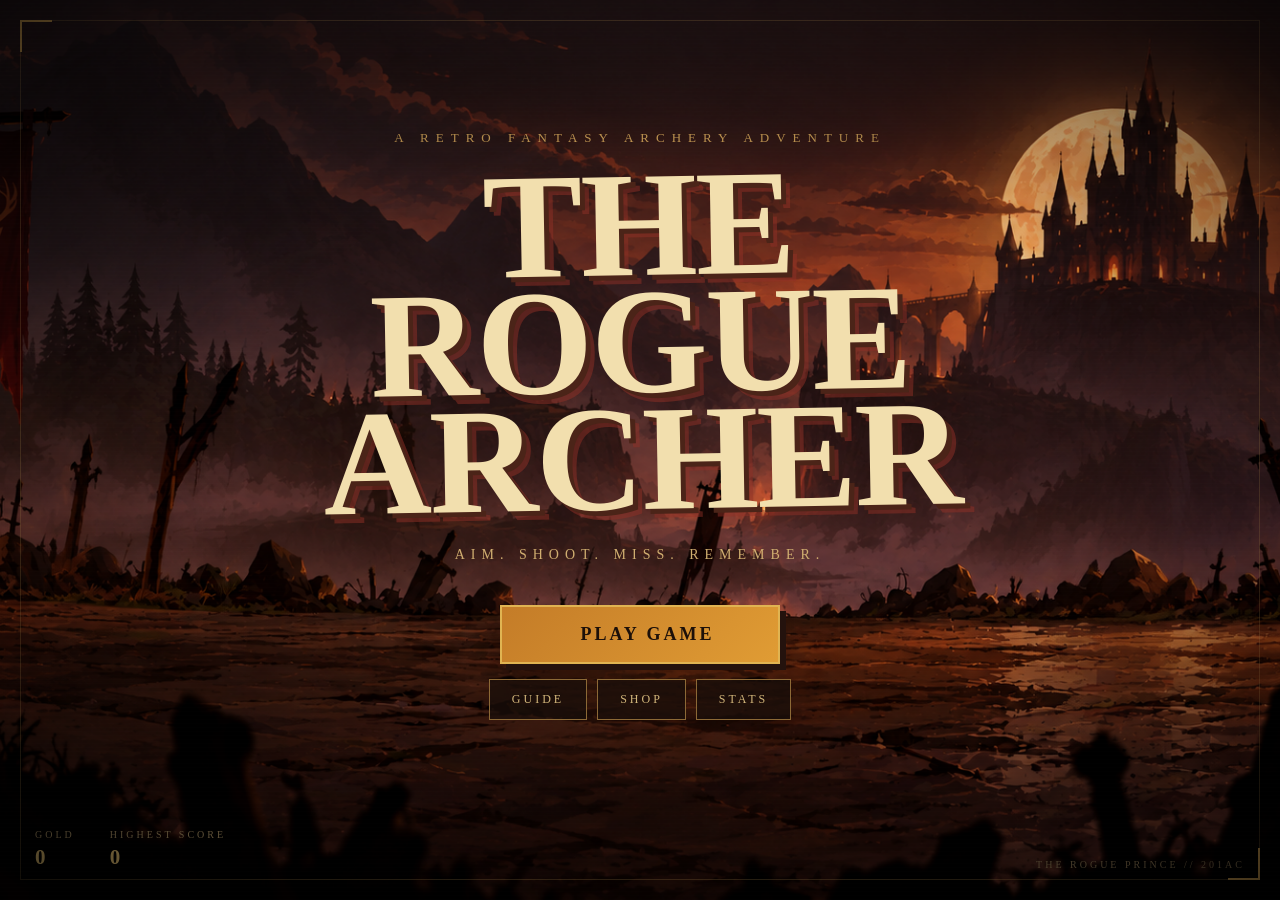
<file: FrontEnd/index.html>
<!DOCTYPE html>
<html lang="en">
<head>
    <meta charset="UTF-8">
    <meta name="viewport" content="width=device-width, initial-scale=1.0">
    <link rel="icon" type="image/png" href="./images/icon.png">
    <script src="./javascript/homePage.js" defer></script>
    
    <link rel="stylesheet" href="./css/background.css">
    <link rel="stylesheet" href="./css/homePage.css">
    <title>The Rougue Archer</title>

    
</head>

<body>

    <main class="landing">

        <div class="frame"></div>

    


        <!-- Main Content -->
        <section class="content">

            <div class="small-title">
                A Retro Fantasy Archery Adventure
            </div>

            <h1 class="title">
                <span>The Rogue</span>
                <span>Archer</span>
            </h1>

            <div class="subtitle">
                Aim. Shoot. Miss. Remember.
            </div>

            <div class="menu">

                <button class="play" id="playBtn">
                     &nbsp; Play Game
                </button>

                <div class="secondary">

                    <button id="guideBtn">
                        Guide
                    </button>

                    <button id="shopBtn">
                        Shop
                    </button>

                    <button id="statsBtn">
                        Stats
                    </button>

                </div>

            </div>

        </section>

        <!-- Player information -->
<div class="player-info">

    <div class="info-item">
        GOLD
        <strong id="homeCoins">0</strong>
    </div>

    <div class="info-item">
        HIGHEST SCORE
        <strong id="homeHighScore">0</strong>
    </div>

</div>
        <div class="version">
            THE ROGUE PRINCE // 201AC
        </div>

    </main>

    
</body>
</html>
</file>
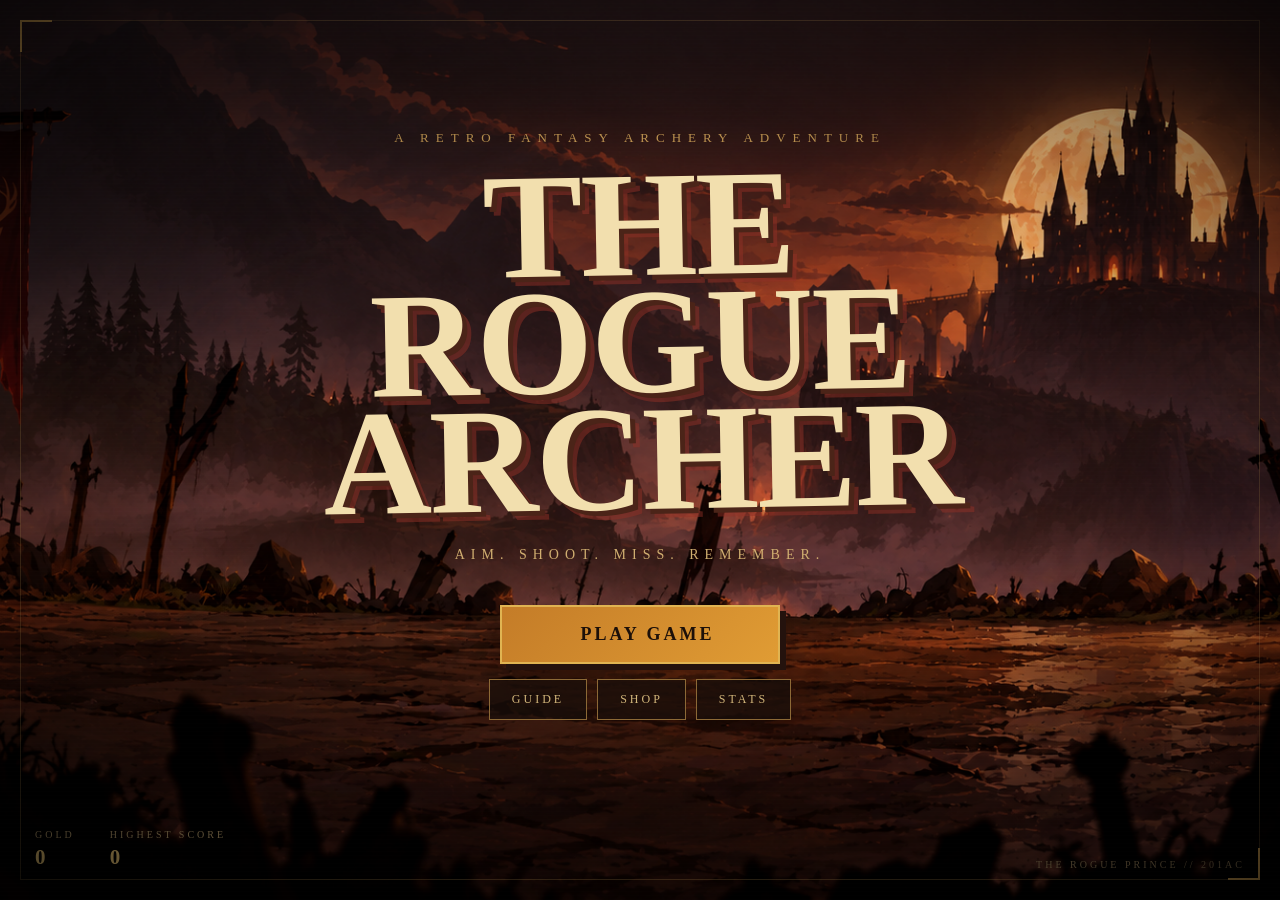
<file: FrontEnd/html/index.html>
<!DOCTYPE html>
<html lang="en">
<head>
    <meta charset="UTF-8">
    <meta name="viewport" content="width=device-width, initial-scale=1.0">
    <script src="../javascript/homePage.js" defer></script>
    
    <link rel="stylesheet" href="../css/background.css">
    <link rel="stylesheet" href="../css/homePage.css">
    <title>The Rougue Archer</title>

    
</head>

<body>

    <main class="landing">

        <div class="frame"></div>

    


        <!-- Main Content -->
        <section class="content">

            <div class="small-title">
                A Retro Fantasy Archery Adventure
            </div>

            <h1 class="title">
                <span>The Rogue</span>
                <span>Archer</span>
            </h1>

            <div class="subtitle">
                Aim. Shoot. Miss. Remember.
            </div>

            <div class="menu">

                <button class="play" id="playBtn">
                     &nbsp; Play Game
                </button>

                <div class="secondary">

                    <button id="guideBtn">
                        Guide
                    </button>

                    <button id="shopBtn">
                        Shop
                    </button>

                    <button id="statsBtn">
                        Stats
                    </button>

                </div>

            </div>

        </section>

        <!-- Player information -->
<div class="player-info">

    <div class="info-item">
        GOLD
        <strong id="homeCoins">0</strong>
    </div>

    <div class="info-item">
        HIGHEST SCORE
        <strong id="homeHighScore">0</strong>
    </div>

</div>
        <div class="version">
            THE ROGUE PRINCE // 201AC
        </div>

    </main>

    
</body>
</html>
</file>
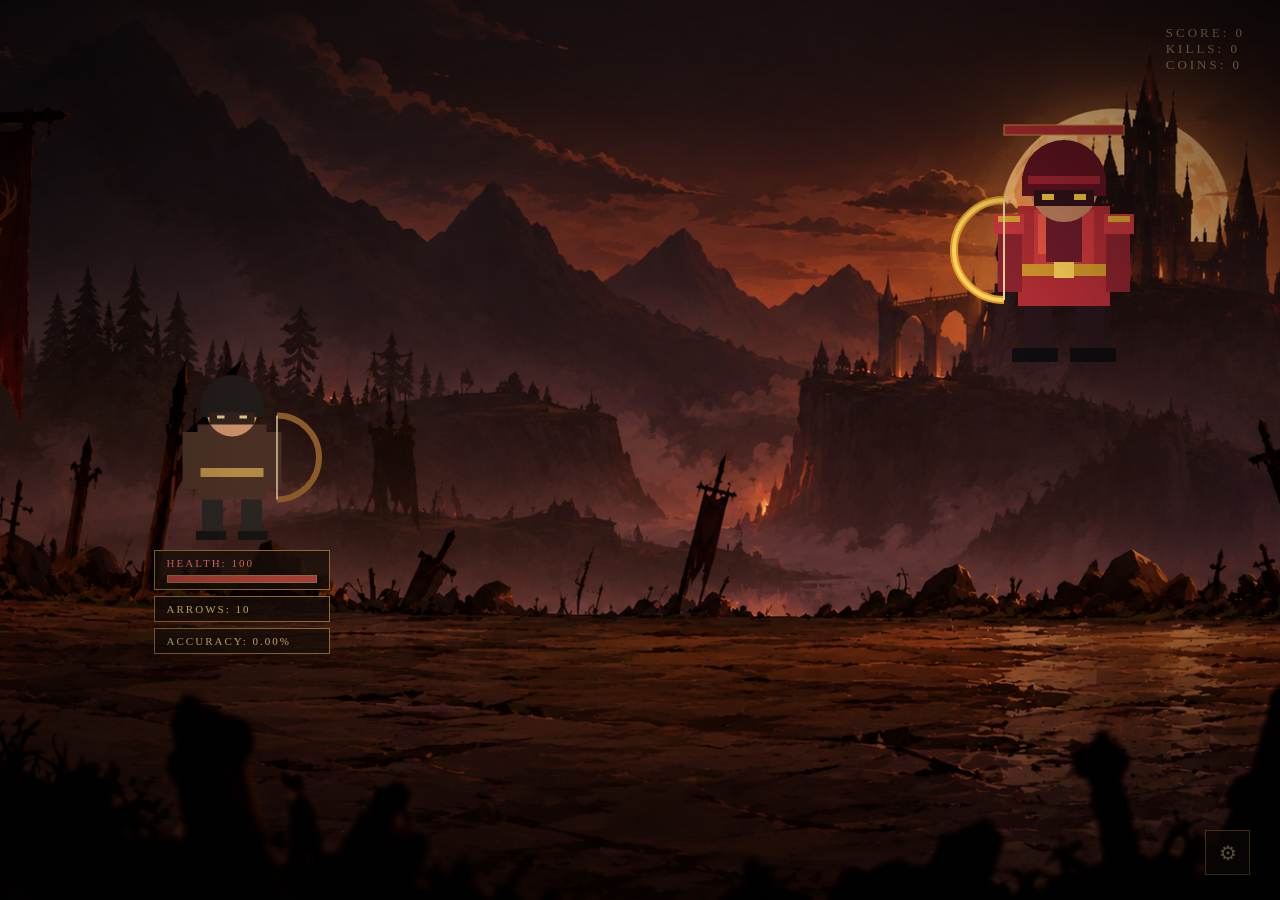
<file: FrontEnd/html/GamePage.html>
<!DOCTYPE html>
<html lang="en">

<head>
    <meta charset="UTF-8">
    <meta name="viewport" content="width=device-width, initial-scale=1.0">
  <link rel="icon" type="image/png" href="../images/icon.png">
    <title>The Rogue Archer - Game</title>

    <link rel="stylesheet" href="../css/background.css">
    <link rel="stylesheet" href="../css/gamePage.css">
<script type="module" src="../javascript/gamePage.js"></script>

</head>

<body>

    <main class="game-page">

        <!-- Score -->
        <div class="score">
    SCORE: <span id="score">0</span>
    <br>
    KILLS: <span id="kills">0</span>
     <br>
    COINS: <span id="coins">0</span>
</div>


        <!-- Game Area -->
        <div class="game-area">

    <canvas id="gameCanvas"></canvas>

    <div class="hero-stats">
        <div class="health">
    HEALTH: <span id="health">100</span>
    <div class="health-bar">
        <div id="healthFill"></div>
    </div>
</div>

        <div class="arrows">
            ARROWS: <span id="arrowCount">10</span>
        </div>
         <div class="accuracy">
        ACCURACY: <span id="accuracy">0%</span>
    </div>

    </div>

</div>


<div id="gameOverMenu">

    <h1>GAME OVER</h1>

    <p>YOUR SCORE: <span id="finalScore">0</span></p>
    <p>YOUR KILLS: <span id="finalKills">0</span></p>
    <p>YOUR COINS: <span id="finalCoins">0</span></p>

    <button id="restartBtn">RESTART</button>
    <button id="exitBtn">EXIT</button>

</div>

        <!-- Settings -->
        <button id="settingsBtn">
            ⚙
        </button>


        <div id="settingsMenu">

            <h2>Settings</h2>
<button id="musicBtn">Music</button>
<button id="resumeBtn">Resume</button>
<button id="settingsRestartBtn">Restart</button>
<button id="settingsExitBtn">Exit</button>

        </div>

    </main>

</body>

</html>
</file>
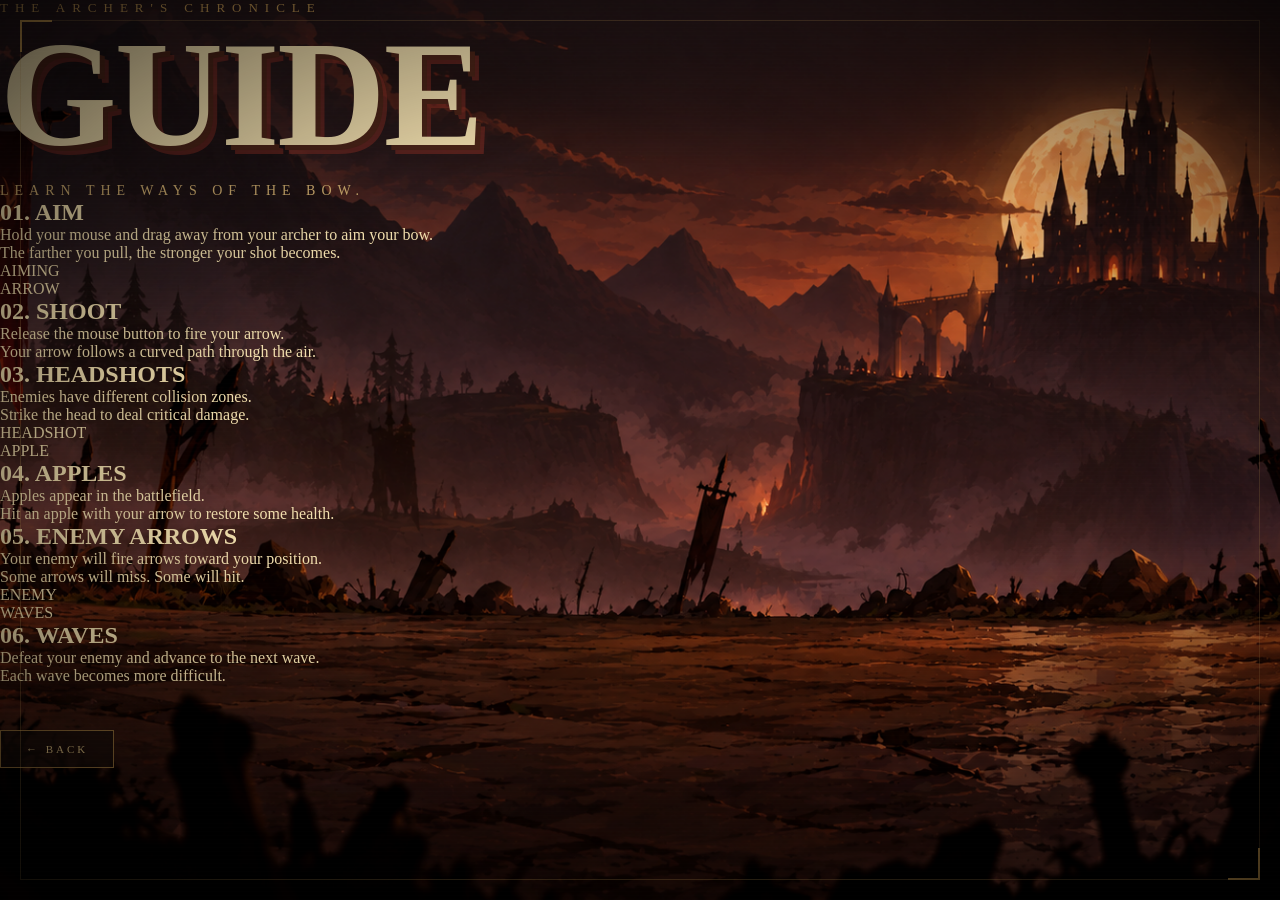
<file: FrontEnd/html/GuidePage.html>
<!DOCTYPE html>
<html lang="en">

<head>

    <meta charset="UTF-8">

    <meta
        name="viewport"
        content="width=device-width, initial-scale=1.0"
    >

    <!-- Common background -->
    <link
        rel="stylesheet"
        href="../css/background.css"
    >

    <!-- Guide-specific CSS -->
    <link
        rel="stylesheet"
        href="../css/guidePage.css"
    >

    <script
        src="../javascript/guidePage.js"
        defer
    ></script>

    <title>The Rogue Archer - Guide</title>

</head>


<body>

<main class="guide">


    <!-- =========================
         COMMON BACKGROUND
    ========================== -->

    <div class="background">

        <div class="sun"></div>

        <div class="moon"></div>

        <div class="mountains">

            <div class="mountain"></div>
            <div class="mountain"></div>
            <div class="mountain"></div>
            <div class="mountain"></div>

        </div>

    </div>


    <!-- Frame -->

    <div class="frame"></div>


    <!-- =========================
         GUIDE CONTENT
    ========================== -->

    <section class="content">


        <div class="small-title">
            THE ARCHER'S CHRONICLE
        </div>


        <h1 class="title">
            GUIDE
        </h1>


        <div class="subtitle">
            Learn the ways of the bow.
        </div>


        <!-- =========================
             AIM
        ========================== -->

        <div class="guide-row">

            <div class="guide-text">

                <h2>
                    01. AIM
                </h2>

                <p>
                    Hold your mouse and drag away
                    from your archer to aim your bow.
                </p>

                <p>
                    The farther you pull,
                    the stronger your shot becomes.
                </p>

            </div>


            <div class="picture">
                AIMING
            </div>

        </div>


        <!-- =========================
             SHOOT
        ========================== -->

        <div class="guide-row reverse">

            <div class="picture">
                ARROW
            </div>


            <div class="guide-text">

                <h2>
                    02. SHOOT
                </h2>

                <p>
                    Release the mouse button
                    to fire your arrow.
                </p>

                <p>
                    Your arrow follows a
                    curved path through the air.
                </p>

            </div>

        </div>


        <!-- =========================
             HEADSHOTS
        ========================== -->

        <div class="guide-row">

            <div class="guide-text">

                <h2>
                    03. HEADSHOTS
                </h2>

                <p>
                    Enemies have different
                    collision zones.
                </p>

                <p>
                    Strike the head to deal
                    <span>critical damage.</span>
                </p>

            </div>


            <div class="picture">
                HEADSHOT
            </div>

        </div>


        <!-- =========================
             APPLES
        ========================== -->

        <div class="guide-row reverse">

            <div class="picture">
                APPLE
            </div>


            <div class="guide-text">

                <h2>
                    04. APPLES
                </h2>

                <p>
                    Apples appear in the
                    battlefield.
                </p>

                <p>
                    Hit an apple with your arrow
                    to restore some health.
                </p>

            </div>

        </div>


        <!-- =========================
             ENEMY
        ========================== -->

        <div class="guide-row">

            <div class="guide-text">

                <h2>
                    05. ENEMY ARROWS
                </h2>

                <p>
                    Your enemy will fire arrows
                    toward your position.
                </p>

                <p>
                    Some arrows will miss.
                    Some will hit.
                </p>

            </div>


            <div class="picture">
                ENEMY
            </div>

        </div>


        <!-- =========================
             WAVES
        ========================== -->

        <div class="guide-row reverse">

            <div class="picture">
                WAVES
            </div>


            <div class="guide-text">

                <h2>
                    06. WAVES
                </h2>

                <p>
                    Defeat your enemy and
                    advance to the next wave.
                </p>

                <p>
                    Each wave becomes
                    more difficult.
                </p>

            </div>

        </div>


        <!-- Back -->

        <button id="backBtn">
            ← BACK
        </button>


    </section>

</main>

</body>

</html>
</file>
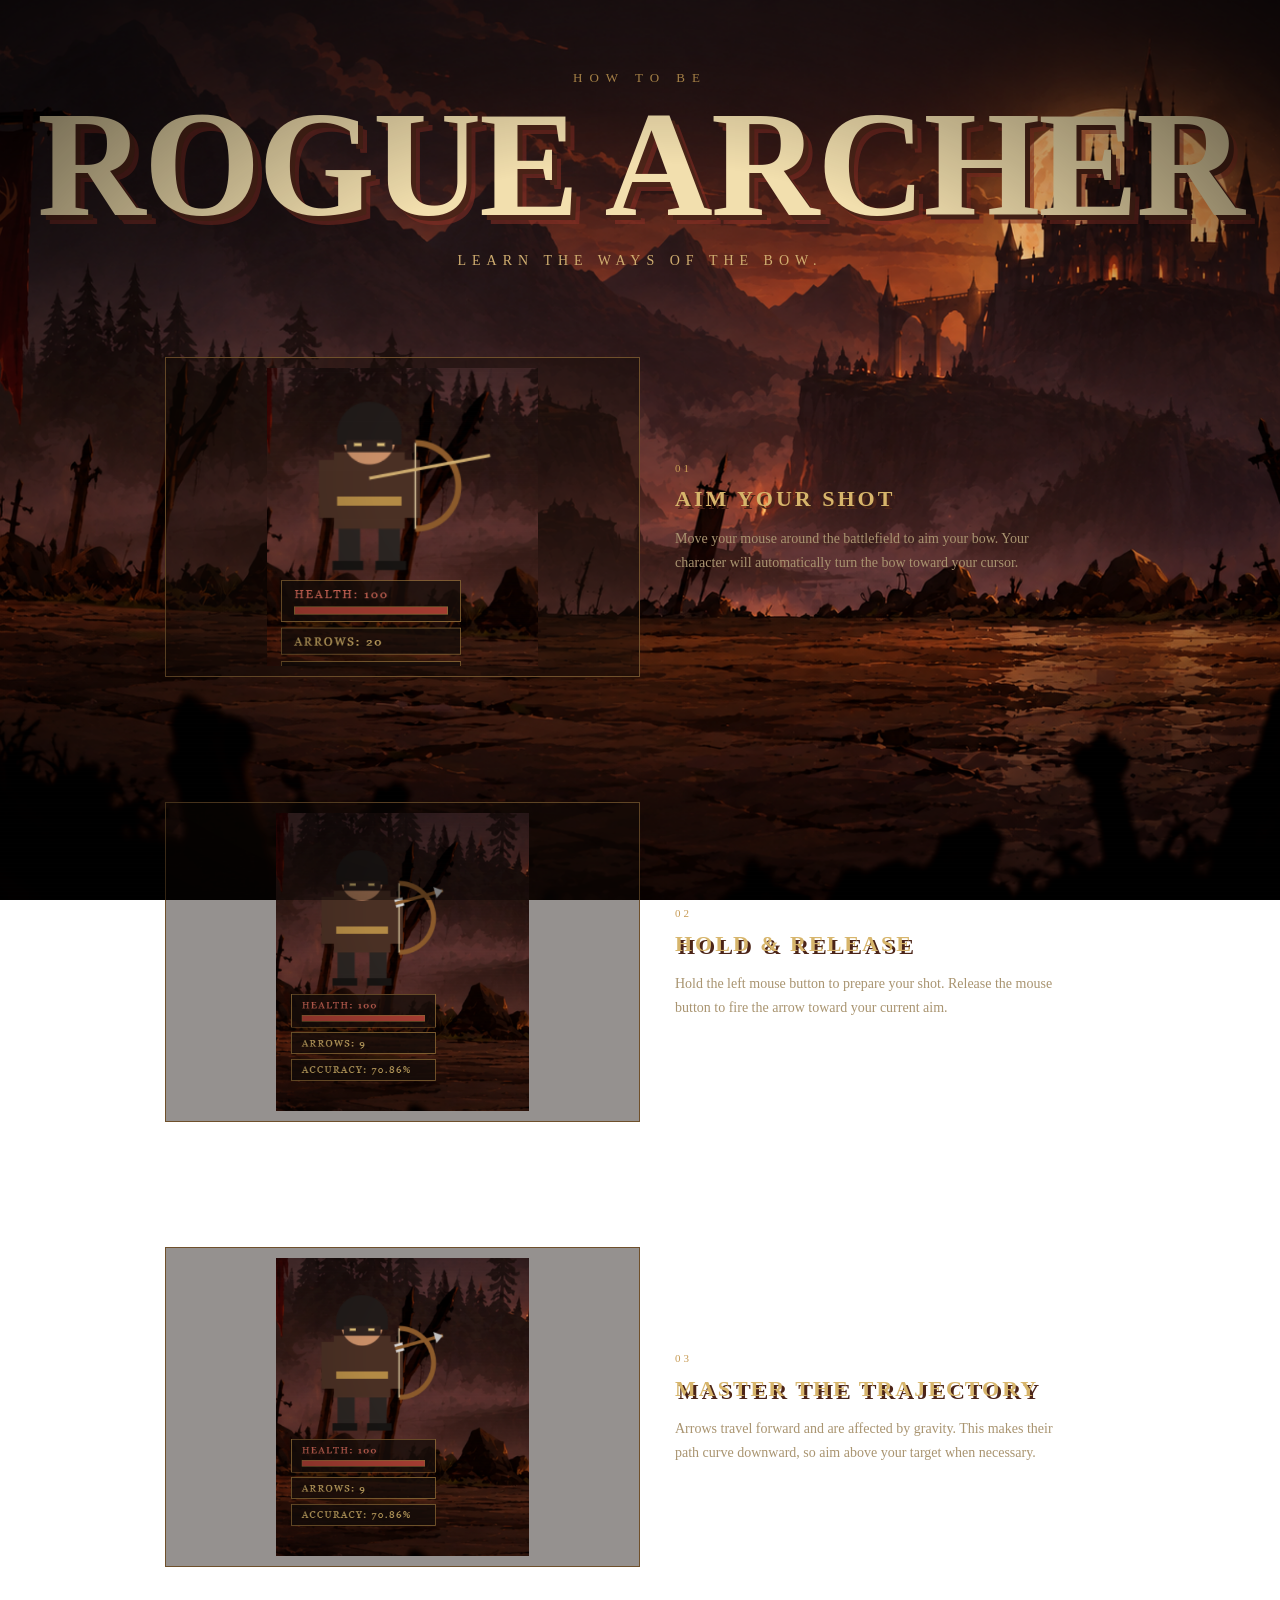
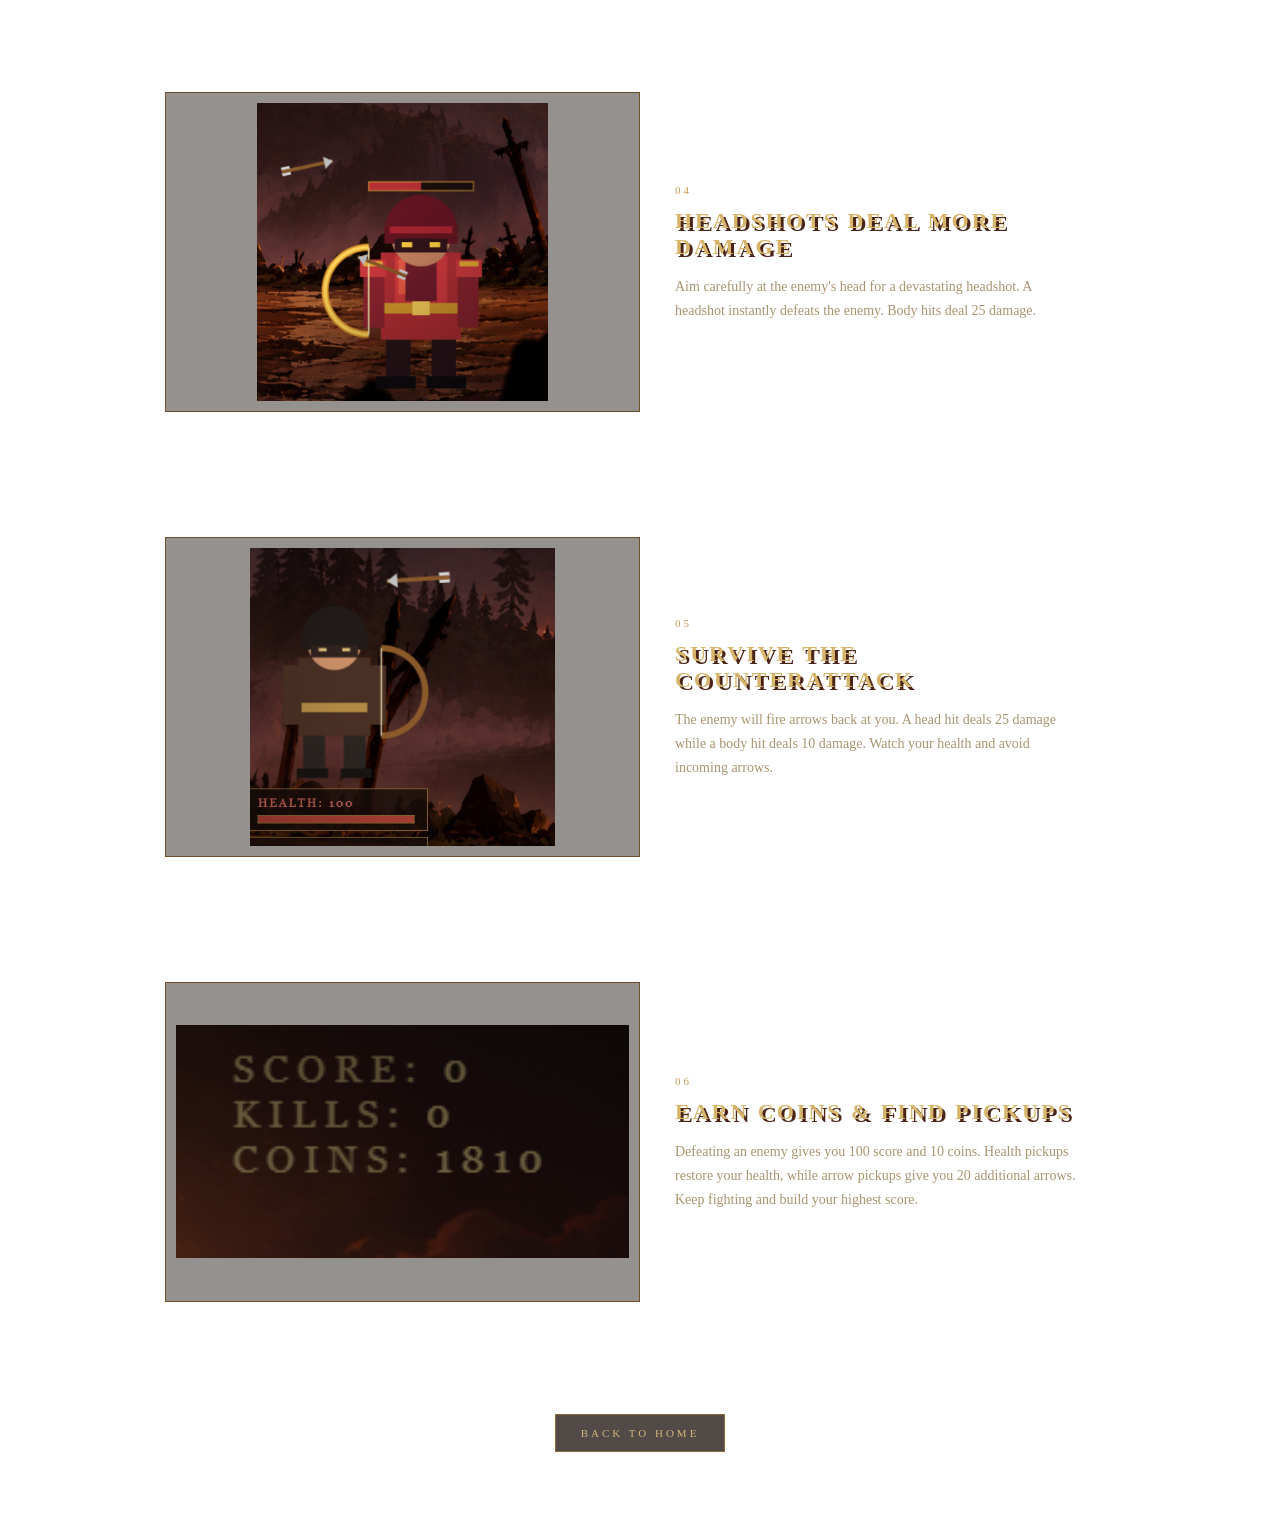
<file: FrontEnd/html/HomePageFeatures/GuidePage.html>
<!DOCTYPE html>
<html lang="en">

<head>
    <meta charset="UTF-8">
    <meta name="viewport" content="width=device-width, initial-scale=1.0">
  <link rel="icon" type="image/png" href="../../images/icon.png">
    <title>Guide - The Rogue Archer</title>

    <link rel="stylesheet" href="../../css/background.css">
    <link rel="stylesheet" href="../../css/guidePage.css">
        <script src="../../javascript/guidePage.js" defer></script>
</head>

<body>

    <main class="guide-page">

        <div class="guide-header">

            <p class="small-title">How To Be</p>

            <h1 class="title">Rogue Archer</h1>

            <p class="subtitle">Learn the ways of the bow.</p>

        </div>

<section class="guide-steps">

    <!-- STEP 01 -->
    <div class="guide-step">

        <div class="step-image">
             <img src="../../images/guideImages/aim.png" alt="Aiming the bow">
        </div>

        <div class="step-text">

            <span class="step-number">01</span>

            <h2>Aim Your Shot</h2>

            <p>
                Move your mouse around the battlefield to aim your bow.
                Your character will automatically turn the bow toward
                your cursor.
            </p>

        </div>

    </div>


    <!-- STEP 02 -->
    <div class="guide-step">

        <div class="step-image">
             <img src="../../images/guideImages/hero.png">
        </div>

        <div class="step-text">

            <span class="step-number">02</span>

            <h2>Hold &amp; Release</h2>

            <p>
                Hold the left mouse button to prepare your shot.
                Release the mouse button to fire the arrow toward
                your current aim.
            </p>

        </div>

    </div>


    <!-- STEP 03 -->
    <div class="guide-step">

        <div class="step-image">
            <img src="../../images/guideImages/hero.png">
        </div>

        <div class="step-text">

            <span class="step-number">03</span>

            <h2>Master The Trajectory</h2>

            <p>
                Arrows travel forward and are affected by gravity.
                This makes their path curve downward, so aim above
                your target when necessary.
            </p>

        </div>

    </div>


    <!-- STEP 04 -->
    <div class="guide-step">

        <div class="step-image">
            <img src="../../images/guideImages/enemy.png">
        </div>

        <div class="step-text">

            <span class="step-number">04</span>

            <h2>Headshots Deal More Damage</h2>

            <p>
                Aim carefully at the enemy's head for a devastating
                headshot. A headshot instantly defeats the enemy.
                Body hits deal 25 damage.
            </p>

        </div>

    </div>


    <!-- STEP 05 -->
    <div class="guide-step">

        <div class="step-image">
           <img src="../../images/guideImages/survive.png">
        </div>

        <div class="step-text">

            <span class="step-number">05</span>

            <h2>Survive The Counterattack</h2>

            <p>
                The enemy will fire arrows back at you. A head hit
                deals 25 damage while a body hit deals 10 damage.
                Watch your health and avoid incoming arrows.
            </p>

        </div>

    </div>


    <!-- STEP 06 -->
    <div class="guide-step">

        <div class="step-image">
            <img src="../../images/guideImages/coins.png">
        </div>

        <div class="step-text">

            <span class="step-number">06</span>

            <h2>Earn Coins &amp; Find Pickups</h2>

            <p>
                Defeating an enemy gives you 100 score and 10 coins.
                Health pickups restore your health, while arrow
                pickups give you 20 additional arrows. Keep fighting
                and build your highest score.
            </p>

        </div>

    </div>

</section>

        <button id="backBtn">Back To Home</button>

    </main>




</body>

</html>
</file>
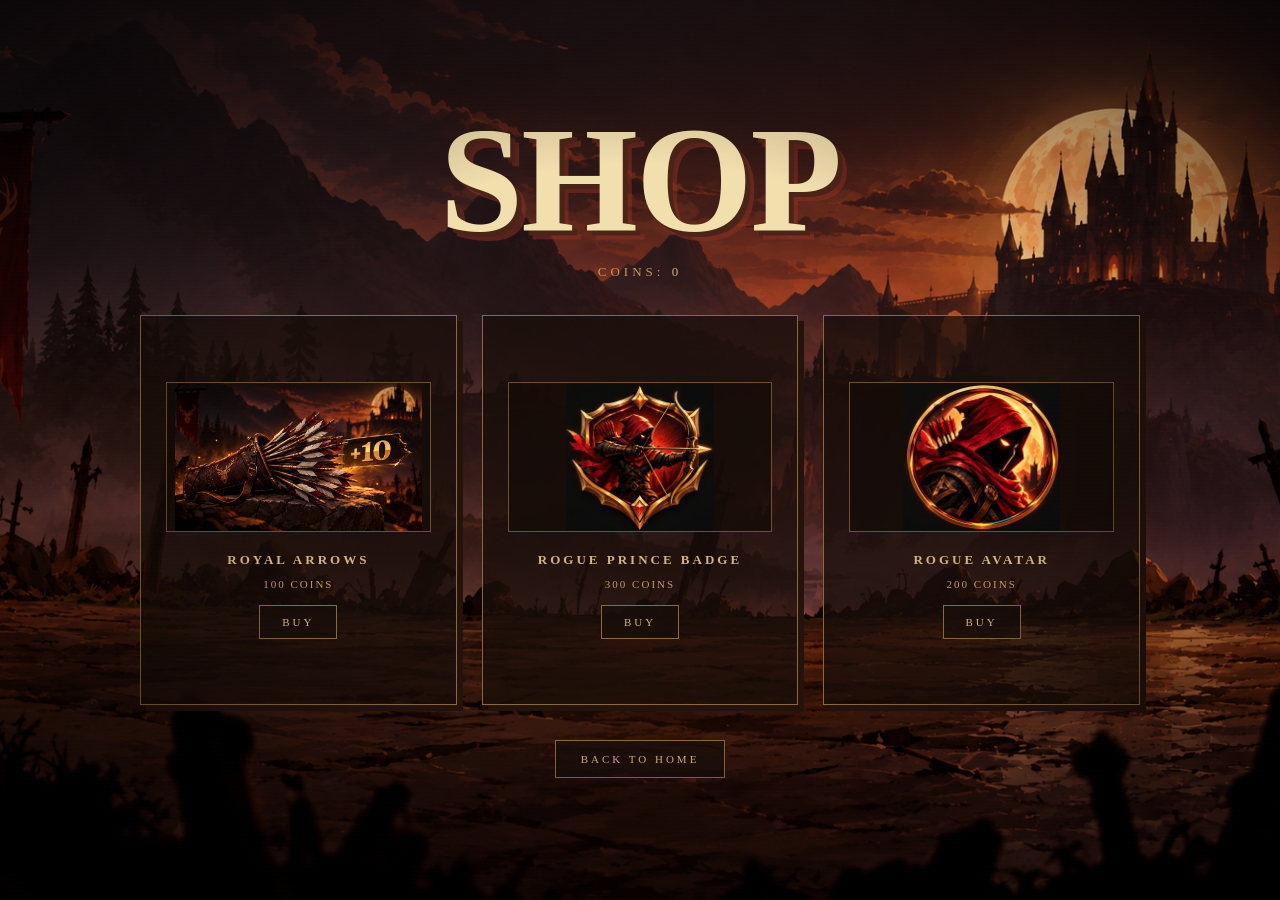
<file: FrontEnd/html/HomePageFeatures/ShopPage.html>
<!DOCTYPE html>
<html lang="en">

<head>
    <meta charset="UTF-8">
    <meta name="viewport" content="width=device-width, initial-scale=1.0">
  <link rel="icon" type="image/png" href="../../images/icon.png">
    <title>Shop - The Rogue Archer</title>
   <link rel="stylesheet" href="../../css/background.css">
    <link rel="stylesheet" href="../../css/shopPage.css">
     <script src="../../javascript/shopPage.js" defer></script>
</head>

<body>

    <main class="shop-page">

        <h1>Shop</h1>

        <div class="coins">
            Coins: <span id="coins">0</span>
        </div>

<div class="shop-container">

    <div class="shop-item">
       <div class="item-image">
    <img src="../../images/shope/arrows10.png" alt="Royal Arrows">
</div>
        <h2>Royal Arrows</h2>
        <p>100 Coins</p>
        <button id="buyArrowsBtn">BUY</button>
    </div>

    <div class="shop-item">
              <div class="item-image">
    <img src="../../images/badge.png" alt="Rogue Prince Badge">
</div>
        <h2>Rogue Prince Badge</h2>
        <p>300 Coins</p>
        <button id="buyBadgeBtn">BUY</button>
    </div>

    <div class="shop-item">
              <div class="item-image">
    <img src="../../images/avatar.png" alt="Rogue Avatar">
</div>
        <h2>Rogue Avatar</h2>
        <p>200 Coins</p>
        <button id="buyAvatarBtn">BUY</button>
    </div>

</div>

        <button id="backBtn">Back to Home</button>

    </main>

   

</body>

</html>
</file>
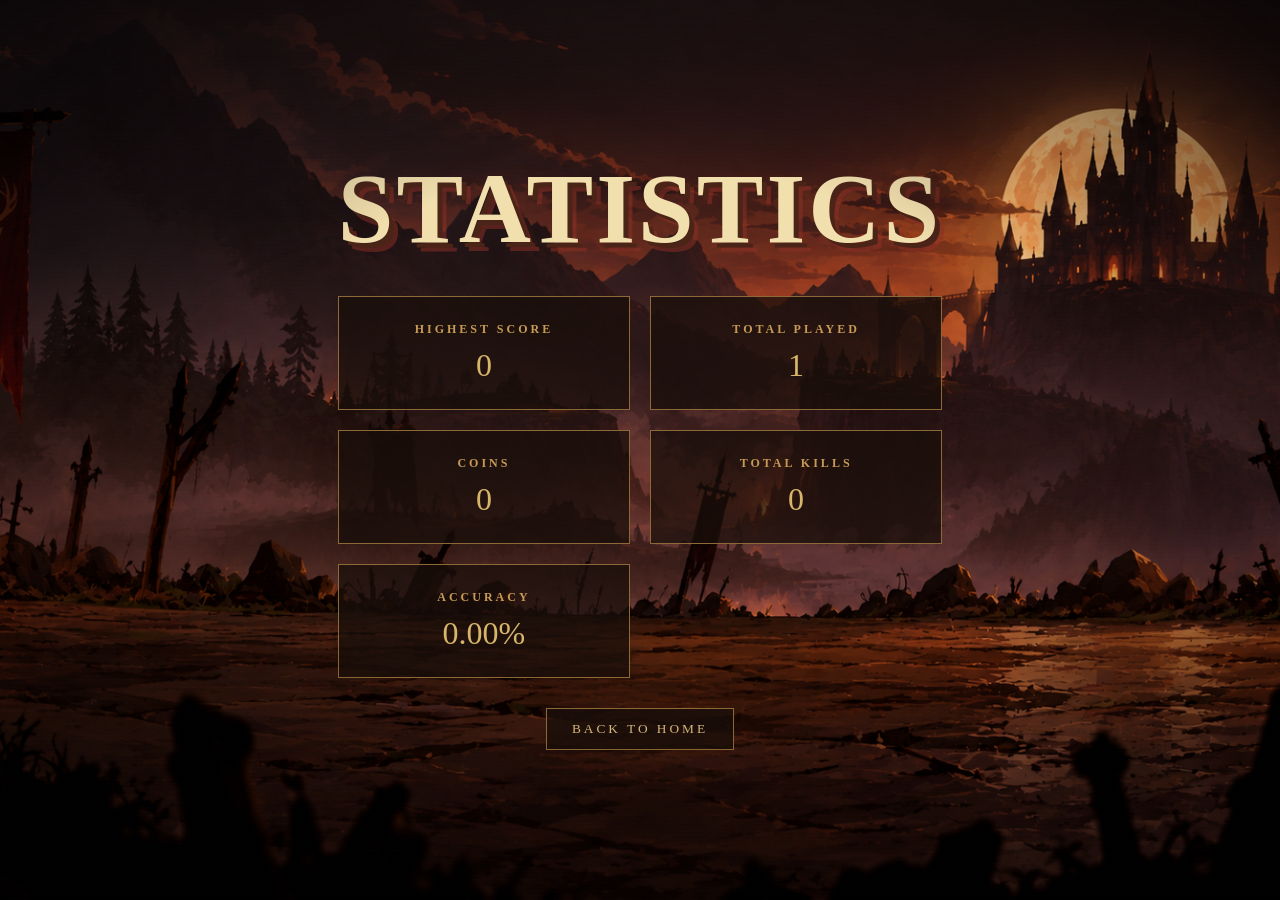
<file: FrontEnd/html/HomePageFeatures/StatsPage.html>
<!DOCTYPE html>
<html lang="en">

<head>
    <meta charset="UTF-8">
    <meta name="viewport" content="width=device-width, initial-scale=1.0">
  <link rel="icon" type="image/png" href="../../images/icon.png">
    <title>Stats - The Rogue Archer</title>
 <link rel="stylesheet" href="../../css/background.css">
    <link rel="stylesheet" href="../../css/statsPage.css">
    
    <script src="../../javascript/statPage.js" defer></script>
</head>

<body>

    <main class="stats-page">

        <h1>Statistics</h1>

        <div class="stats-container">

            <div class="stat-card">
                <h2>Highest Score</h2>
                <p id="highestScore">0</p>
            </div>

            <div class="stat-card">
                <h2>Total Played</h2>
                <p id="totalPlayed">0</p>
            </div>

            <div class="stat-card">
                <h2>Coins</h2>
                <p id="coins">0</p>
            </div>

            <div class="stat-card">
                <h2>Total Kills</h2>
                <p id="totalKills">0</p>
            </div>

            <div class="stat-card">
                <h2>Accuracy</h2>
                <p id="accuracy">0%</p>
            </div>

        </div>

        <button id="backBtn">Back to Home</button>

    </main>


</body>

</html>
</file>
<file: FrontEnd/css/background.css>
/* =========================
   COMMON BACKGROUND
   THE ROGUE ARCHER
========================= */

* {
    margin: 0;
    padding: 0;
    box-sizing: border-box;
}


/* =========================
   COLORS
========================= */

:root {
    --cream: #f2dfae;
    --gold: #d99b32;
    --orange: #b96525;
    --red: #8f3025;
    --brown: #3a2117;
    --dark: #120d0a;
    --paper: #c9a96a;
}


/* =========================
   BODY
========================= */

body {

    min-height: 100vh;

    overflow: hidden;

    color: var(--cream);

    font-family:
        "MedievalSharp",
        cursive;

    background-image:
        url("../images/ChatGPT\ Image\ Sep\ 25\,\ 2026\,\ 08_53_21\ PM.png");

    background-size: cover;

    background-position: center;

    background-repeat: no-repeat;

    background-attachment: fixed;
}

/* =========================
   SCREEN TEXTURE
========================= */

body::before {

    content: "";

    position: fixed;

    inset: 0;

    pointer-events: none;

    opacity: 0.12;

    background-image:

        repeating-linear-gradient(
            0deg,
            rgba(255,255,255,0.04) 0px,
            rgba(255,255,255,0.04) 1px,
            transparent 1px,
            transparent 4px
        );

    z-index: 50;
}


/* =========================
   DARK VIGNETTE
========================= */

body::after {

    content: "";

    position: fixed;

    inset: 0;

    pointer-events: none;

    background:

        radial-gradient(
            ellipse at center,
            transparent 45%,
            rgba(0,0,0,0.7) 100%
        );

    z-index: 40;
}


/* =========================
   PAGE BACKGROUND CONTAINER
========================= */

.background {

    position: fixed;

    inset: 0;

    overflow: hidden;

    pointer-events: none;

    z-index: 0;
}





/* =========================
   FRAME
========================= */

.frame {

    position: fixed;

    inset: 20px;

    border:
        1px solid
        rgba(205,163,91,0.25);

    pointer-events: none;

    z-index: 30;
}


/* =========================
   FRAME CORNERS
========================= */

.frame::before,
.frame::after {

    content: "";

    position: absolute;

    width: 30px;
    height: 30px;

    border-color:
        #c89a4e;

    border-style:
        solid;
}


/* Top-left */

.frame::before {

    top: -1px;
    left: -1px;

    border-width:
        2px 0 0 2px;
}


/* Bottom-right */

.frame::after {

    bottom: -1px;
    right: -1px;

    border-width:
        0 2px 2px 0;
}
</file>
<file: FrontEnd/css/homePage.css>
/* =========================
   HOME PAGE
========================= */


/* =========================
   LANDING CONTAINER
========================= */

.landing {

    position: relative;

    width: 100%;
    height: 100vh;

    overflow: hidden;

    display: flex;

    align-items: center;
    justify-content: center;
}


/* =========================
   MAIN CONTENT
========================= */

.content {

    position: relative;

    z-index: 10;

    width: min(850px, 90%);

    text-align: center;

    margin-top: -50px;
}


/* =========================
   SMALL TITLE
========================= */

.small-title {

    font-size: 13px;

    text-transform: uppercase;

    letter-spacing: 7px;

    color: #c79b55;

    margin-bottom: 20px;
}


/* =========================
   MAIN TITLE
========================= */

.title {

    font-family:
        "MedievalSharp",
        cursive;

    font-size:
        clamp(75px, 12vw, 150px);

    line-height: 0.78;

    letter-spacing: -2px;

    text-transform: uppercase;

    color: var(--cream);

    text-shadow:

        5px 5px 0 #4b2418,

        9px 9px 0
        rgba(143,48,37,0.5);

    transform: rotate(-1deg);

    animation:
        titleAppear 1.2s ease-out;
}


.title span {
    display: block;
}


/* =========================
   SUBTITLE
========================= */

.subtitle {

    margin-top: 30px;

    font-size: 14px;

    text-transform: uppercase;

    letter-spacing: 6px;

    color: #d0ae70;
}


/* =========================
   MENU
========================= */

.menu {

    margin-top: 42px;

    display: flex;

    flex-direction: column;

    align-items: center;

    gap: 12px;
}


/* =========================
   ALL BUTTONS
========================= */

button {

    font-family:
        Georgia,
        serif;

    text-transform: uppercase;

    letter-spacing: 3px;

    cursor: pointer;

    transition:

        transform 0.2s ease,

        background 0.2s ease,

        box-shadow 0.2s ease;
}


/* =========================
   PLAY BUTTON
========================= */

.play {

    position: relative;

    width: 280px;

    padding: 17px 30px;

    border:
        2px solid #e0b452;

    background:

        linear-gradient(
            135deg,
            #c47c28,
            #e09c34
        );

    color: #1c1009;

    font-size: 18px;

    font-weight: bold;

    box-shadow:
        6px 6px 0 #24120d;
}


.play:hover {

    transform:
        translateY(-4px)
        scale(1.02);

    box-shadow:
        9px 10px 0 #24120d;
}


/* =========================
   SECONDARY BUTTONS
========================= */

.secondary {

    display: flex;

    gap: 10px;

    margin-top: 3px;
}


.secondary button {

    padding:
        12px 22px;

    border:
        1px solid #8c6936;

    background:
        rgba(24,14,10,0.75);

    color:
        #d2b67b;

    font-size: 12px;
}


.secondary button:hover {

    background:
        #4a281b;

    color:
        #f0d38d;

    transform:
        translateY(-3px);
}


/* =========================
   PLAYER INFORMATION
========================= */

.player-info {

    position: absolute;

    z-index: 15;

    left: 35px;

    bottom: 30px;

    display: flex;

    gap: 35px;
}


.info-item {

    font-size: 10px;

    letter-spacing: 3px;

    color: #9f895f;
}


.info-item strong {

    display: block;

    margin-top: 5px;

    font-size: 21px;

    color: #d7b56b;

    letter-spacing: 1px;
}


/* =========================
   VERSION
========================= */

.version {

    position: absolute;

    right: 35px;

    bottom: 30px;

    z-index: 15;

    font-size: 10px;

    letter-spacing: 3px;

    color: #816d4d;
}


/* =========================
   TITLE ANIMATION
========================= */

@keyframes titleAppear {

    from {

        opacity: 0;

        transform:
            translateY(35px)
            rotate(-1deg);
    }

    to {

        opacity: 1;

        transform:
            translateY(0)
            rotate(-1deg);
    }
}


/* =========================
   MOBILE
========================= */

@media (max-width: 700px) {

    .title {

        font-size: 72px;
    }


    .subtitle {

        font-size: 10px;

        letter-spacing: 3px;
    }


    .secondary {

        flex-wrap: wrap;

        justify-content: center;
    }


    .player-info {

        left: 20px;

        bottom: 18px;
    }


    .version {

        right: 20px;

        bottom: 18px;
    }

}
</file>
<file: FrontEnd/css/gamePage.css>
.game-page {
    position: relative;

    width: 100%;
    height: 100vh;

    overflow: hidden;
}
.game-area {
    position: relative;

    width: 100%;
    height: 100%;
}
.hero-area {
    position: absolute;

    left: 12%;
    top: 50%;

    transform: translateY(-50%);

    text-align: center;
}

.hero {
    width: 150px;
    height: 180px;

    display: flex;
    align-items: center;
    justify-content: center;

    border: 2px solid #8c6936;

    background: rgba(24,14,10,0.75);

    color: #d7b56b;

    font-family: "MedievalSharp", cursive;

    font-size: 20px;
}

.hero-stats {
    margin-top: 10px;

    display: flex;
    flex-direction: column;

    gap: 6px;
}

.health,
.arrows {
    padding: 6px 12px;

    font-family: Georgia, serif;

    font-size: 11px;

    letter-spacing: 2px;

    border: 1px solid #8c6936;

    background: rgba(24,14,10,0.8);
}

.health {
    color: #d66a5a;
}

.arrows {
    color: #d7b56b;
}

.enemy-position {
    position: absolute;

    right: 12%;

    width: 180px;
    height: 120px;

    display: flex;
    align-items: center;
    justify-content: center;

    border: 2px solid #8c6936;

    background: rgba(24,14,10,0.75);

    color: #c79b55;

    font-family: "MedievalSharp", cursive;

    font-size: 18px;
}

.enemy-top {
    top: 20%;
}

.enemy-bottom {
    bottom: 20%;
}
.score {
    position: absolute;

    top: 25px;
    right: 35px;

    z-index: 10;

    font-family: Georgia, serif;

    font-size: 13px;

    text-transform: uppercase;

    letter-spacing: 3px;

    color: #d2b67b;
}

.score span {
    color: #f0d38d;
}
#settingsBtn {
    position: absolute;

    right: 30px;
    bottom: 25px;

    z-index: 20;

    width: 45px;
    height: 45px;

    border: 1px solid #8c6936;

    background: rgba(24,14,10,0.8);

    color: #d2b67b;

    font-size: 20px;

    cursor: pointer;
}

#gameCanvas {
    width: 100%;
    height: 100%;
    display: block;
}


#gameOverMenu {
    display: none;

    position: absolute;

    top: 50%;
    left: 50%;

    transform: translate(-50%, -50%);

    z-index: 30;

    text-align: center;

    padding: 40px 60px;

    border: 2px solid #8c6936;

    background: rgba(24, 14, 10, 0.95);

    color: #d7b56b;

    font-family: Georgia, serif;
}

#gameOverMenu h1 {
    font-family: "MedievalSharp", cursive;

    font-size: 50px;

    color: var(--cream);

    text-shadow: 4px 4px 0 #4b2418;

    margin-bottom: 20px;
}

#gameOverMenu p {
    margin-bottom: 25px;

    letter-spacing: 3px;
}

#gameOverMenu button {
    margin: 5px;

    padding: 12px 25px;

    border: 1px solid #8c6936;

    background: rgba(24, 14, 10, 0.8);

    color: #d2b67b;

    cursor: pointer;
}

#gameOverMenu button:hover {
    background: #4a281b;

    color: #f0d38d;
}

.hero-stats {
    position: absolute;
    left: 12%;
    top: calc(50% + 90px);
    display: flex;
    flex-direction: column;
    gap: 6px;
}

.health,
.arrows {
    padding: 6px 12px;
    border: 1px solid #8c6936;
    background: rgba(24, 14, 10, 0.8);
    font-family: Georgia, serif;
    font-size: 11px;
    letter-spacing: 2px;
}

.health {
    color: #d66a5a;
}

.arrows {
    color: #d7b56b;
}
.accuracy {
    padding: 6px 12px;
    border: 1px solid #8c6936;
    background: rgba(24, 14, 10, 0.8);
    color: #d7b56b;
    font-family: Georgia, serif;
    font-size: 11px;
    letter-spacing: 2px;
}

.health-bar {
    width: 150px;
    height: 8px;
    margin-top: 6px;
    border: 1px solid #8c6936;
    background: #2a1812;
}

#healthFill {
    width: 100%;
    height: 100%;
    background: #a63d32;
}

#settingsMenu {
    display: none;

    position: absolute;

    right: 30px;
    bottom: 80px;

    z-index: 25;

    padding: 20px;

    border: 1px solid #8c6936;

    background: rgba(24, 14, 10, 0.95);

    color: #d7b56b;

    font-family: Georgia, serif;

    text-align: center;
}

#settingsMenu.show {
    display: block;
}

#settingsMenu button {
    display: block;

    width: 120px;

    margin: 8px auto;

    padding: 8px;

    border: 1px solid #8c6936;

    background: rgba(24, 14, 10, 0.8);

    color: #d2b67b;

    cursor: pointer;
}

#settingsMenu button:hover {
    background: #4a281b;

    color: #f0d38d;
}
</file>
<file: FrontEnd/css/guidePage.css>
/* =========================
   GUIDE PAGE
========================= */

html,
body {

    min-height: 100vh;

      overflow-x: hidden;
    overflow-y: auto;
    color: var(--cream);

    font-family:
        "MedievalSharp",
        cursive;

    background-image:
        url("../images/ChatGPT\ Image\ Sep\ 25\,\ 2026\,\ 08_53_21\ PM.png");

    background-size: cover;

    background-position: center;

    background-repeat: no-repeat;

    background-attachment: fixed;
}

.guide-page {
    width: 100%;
    min-height: 100vh;

    display: flex;
    flex-direction: column;
    align-items: center;

    text-align: center;

    padding: 70px 20px;
}
.step-image img {
    width: 100%;
    height: 100%;
    object-fit: cover;
    display: block;
}
/* =========================
   GUIDE IMAGE
========================= */

.step-image {
    width: 100%;
    height: 320px;

    display: flex;
    align-items: center;
    justify-content: center;

    border: 1px solid #6f502b;
    background: rgba(20, 12, 8, 0.65);

    overflow: hidden;
    padding: 10px;
}

.step-image img {
    width: 100%;
    height: 100%;

    object-fit: contain;
    object-position: center;

    display: block;
}
/* =========================
   HEADER
========================= */

.guide-header {
    margin-bottom: 60px;
}

.small-title {
    font-family: Georgia, serif;

    font-size: 13px;

    text-transform: uppercase;

    letter-spacing: 7px;

    color: #c79b55;

    margin-bottom: 20px;
}


.title {
    font-family: "MedievalSharp", cursive;

    font-size: clamp(75px, 12vw, 150px);

    line-height: 0.78;

    letter-spacing: -2px;

    text-transform: uppercase;

    color: var(--cream);

    text-shadow:
        5px 5px 0 #4b2418,
        9px 9px 0 rgba(143,48,37,0.5);

    animation: titleAppear 1.2s ease-out;
}


.subtitle {
    margin-top: 30px;

    font-family: Georgia, serif;

    font-size: 14px;

    text-transform: uppercase;

    letter-spacing: 6px;

    color: #d0ae70;
}


/* =========================
   GUIDE STEPS
========================= */

.guide-steps {
    width: min(950px, 90%);

    display: flex;
    flex-direction: column;

    gap: 30px;
}


/* =========================
   STEP
========================= */

.guide-step {
    width: 100%;

    display: grid;
    grid-template-columns: 1fr 1fr;

    min-height: 375px;

    align-items: center;

    text-align: left;

    margin-bottom: 40px;
}

.step-text {
    padding: 30px 40px;
}

.step-number {
    font-family: Georgia, serif;
    font-size: 12px;
    letter-spacing: 4px;
    color: #c79b55;
}

.step-text h2 {
    margin-top: 10px;

    font-family: "MedievalSharp", cursive;
    font-size: 42px;

    color: var(--cream);

    text-shadow:
        3px 3px 0 #4b2418;
}

.step-text p {
    margin-top: 20px;

    max-width: 650px;

    font-family: Georgia, serif;
    font-size: 17px;
    line-height: 1.8;

    color: #d0ae70;
}

.step-image {
    height: 375px;

    display: flex;
    align-items: center;
    justify-content: center;

    border: 1px solid #6f502b;

    background: rgba(20,12,8,0.45);

    font-family: Georgia, serif;
    font-size: 12px;

    letter-spacing: 5px;

    color: #816d4d;
}

.guide-step:hover {
    transform: translateY(-4px);

    border-color: #d0a84f;
}


/* =========================
   IMAGE
========================= */

.step-image {
    width: 100%;
    height: 320px;

    display: flex;
    align-items: center;
    justify-content: center;

    border: 1px solid #6f502b;

    background: rgba(20,12,8,0.45);

    font-family: Georgia, serif;
    font-size: 12px;

    letter-spacing: 5px;

    color: #816d4d;
}
/* =========================
   TEXT
========================= */

.step-text {
    padding: 35px;
}

.step-number {
    font-family: Georgia, serif;

    font-size: 11px;

    letter-spacing: 3px;

    color: #c79b55;
}

.step-text h2 {
    margin-top: 10px;

    font-family: Georgia, serif;

    font-size: 22px;

    text-transform: uppercase;

    letter-spacing: 3px;

    color: #d7b56b;
}

.step-text p {
    margin-top: 15px;

    max-width: 550px;

    font-family: Georgia, serif;

    font-size: 14px;

    line-height: 1.7;

    color: #a99470;
}


/* =========================
   BACK BUTTON
========================= */

#backBtn {
    margin-top: 45px;

    padding: 12px 25px;

    border: 1px solid #8c6936;

    background: rgba(24,14,10,0.75);

    color: #d2b67b;

    font-family: Georgia, serif;

    font-size: 11px;

    text-transform: uppercase;

    letter-spacing: 3px;

    cursor: pointer;

    transition:
        transform 0.2s ease,
        background 0.2s ease,
        color 0.2s ease;
}

#backBtn:hover {
    background: #4a281b;

    color: #f0d38d;

    transform: translateY(-3px);
}


/* =========================
   TITLE ANIMATION
========================= */

@keyframes titleAppear {

    from {
        opacity: 0;
        transform: translateY(35px);
    }

    to {
        opacity: 1;
        transform: translateY(0);
    }
}


/* =========================
   MOBILE
========================= */

@media (max-width: 700px) {

    .guide-page {
        padding: 50px 15px;
    }

    .title {
        font-size: 72px;
    }

    .subtitle {
        font-size: 10px;
        letter-spacing: 3px;
    }

    .guide-step {
        grid-template-columns: 1fr;
    }

    .step-image {
        min-height: 180px;

        border-right: none;
        border-bottom: 1px solid #6f502b;
    }

    .step-text {
        padding: 25px;
    }
}
</file>
<file: FrontEnd/css/shopPage.css>
/* =========================
   SHOP PAGE
========================= */
body {

    min-height: 100vh;

    overflow: hidden;

    color: var(--cream);

    font-family:
        "MedievalSharp",
        cursive;

    background-image:
        url("../images/ChatGPT\ Image\ Sep\ 25\,\ 2026\,\ 08_53_21\ PM.png");

    background-size: cover;

    background-position: center;

    background-repeat: no-repeat;

    background-attachment: fixed;
}


.shop-page {
    min-height: 100vh;

    display: flex;
    flex-direction: column;
    align-items: center;
    justify-content: center;

    text-align: center;
}
.item-image img {
    width: 100%;
    height: 100%;
    object-fit: contain;
    display: block;
}

/* =========================
   TITLE
========================= */

.shop-page h1 {
    font-family: "MedievalSharp", cursive;

    font-size: clamp(75px, 12vw, 150px);

    line-height: 0.78;
    letter-spacing: -2px;

    text-transform: uppercase;

    color: var(--cream);

    text-shadow:
        5px 5px 0 #4b2418,
        9px 9px 0 rgba(143,48,37,0.5);

    animation: titleAppear 1.2s ease-out;
}


/* =========================
   COINS
========================= */

.coins {
    margin-top: 25px;

    font-family: Georgia, serif;
    font-size: 13px;

    text-transform: uppercase;
    letter-spacing: 4px;

    color: #c79b55;
}

#coins {
    color: #d7b56b;
}


/* =========================
   SHOP ITEMS
========================= */

.shop-container {
    display: grid;

    grid-template-columns: repeat(3, 1fr);

    gap: 25px;

    width: min(1000px, 90%);

    margin: 35px 0;

  
}

.shop-item {
    padding: 25px;

    min-height: 390px;

    display: flex;
    flex-direction: column;
    justify-content: center;
    align-items: center;

    border: 1px solid #8c6936;

    background: rgba(24,14,10,0.75);

    box-shadow: 6px 6px 0 #24120d;

    transition:
        transform 0.2s ease,
        border-color 0.2s ease;
     
}


.shop-item:hover {
    transform: translateY(-4px);

    border-color: #d0a84f;
}


/* =========================
   ITEM IMAGE
========================= */

.item-image {
    width: 100%;
    height: 150px;

    display: flex;
    align-items: center;
    justify-content: center;

    margin-bottom: 20px;

    border: 1px solid #6f502b;

    background: rgba(20,12,8,0.8);

    font-family: Georgia, serif;

    font-size: 12px;

    letter-spacing: 3px;

    color: #816d4d;
}

/* =========================
   ITEM NAME
========================= */

.shop-item h2 {
    font-family: Georgia, serif;

    font-size: 13px;

    text-transform: uppercase;

    letter-spacing: 3px;

    color: #d2b67b;
}


/* =========================
   PRICE
========================= */

.shop-item p {
    margin: 10px 0 15px;

    font-family: Georgia, serif;

    font-size: 11px;

    text-transform: uppercase;

    letter-spacing: 2px;

    color: #c79b55;
}


/* =========================
   BUTTONS
========================= */

.shop-item button,
#backBtn {
    padding: 10px 22px;

    border: 1px solid #8c6936;

    background: rgba(24,14,10,0.75);

    color: #d2b67b;

    font-family: Georgia, serif;

    font-size: 11px;

    text-transform: uppercase;

    letter-spacing: 3px;

    cursor: pointer;

    transition:
        transform 0.2s ease,
        background 0.2s ease,
        color 0.2s ease;
}

.shop-item button:hover,
#backBtn:hover {
    background: #4a281b;

    color: #f0d38d;

    transform: translateY(-3px);
}


/* =========================
   BACK BUTTON
========================= */

#backBtn {
    padding: 12px 25px;
}


/* =========================
   TITLE ANIMATION
========================= */

@keyframes titleAppear {

    from {
        opacity: 0;
        transform: translateY(35px);
    }

    to {
        opacity: 1;
        transform: translateY(0);
    }
}


/* =========================
   MOBILE
========================= */

@media (max-width: 700px) {

    .shop-container {
        grid-template-columns: repeat(2, 1fr);
    }

    .shop-page h1 {
        font-size: 72px;
    }
}

@media (max-width: 450px) {

    .shop-container {
        grid-template-columns: 1fr;
    }
}
</file>
<file: FrontEnd/css/statsPage.css>
* {
    margin: 0;
    padding: 0;
    box-sizing: border-box;
}

body {
    min-height: 100vh;
    display: flex;
    justify-content: center;
    align-items: center;

    background: #180e0a;
    color: var(--cream);
}
body {

    min-height: 100vh;

    overflow: hidden;

    color: var(--cream);

    font-family:
        "MedievalSharp",
        cursive;

    background-image:
        url("../images/ChatGPT\ Image\ Sep\ 25\,\ 2026\,\ 08_53_21\ PM.png");

    background-size: cover;

    background-position: center;

    background-repeat: no-repeat;

    background-attachment: fixed;
}

.stats-page {
    text-align: center;
}

.stats-page h1 {
    font-family: "MedievalSharp", cursive;
    font-size: clamp(55px, 8vw, 100px);
    text-transform: uppercase;
    letter-spacing: 3px;
    color: var(--cream);

    text-shadow:
        5px 5px 0 #4b2418,
        9px 9px 0 rgba(143,48,37,0.5);

    animation: titleAppear 1.2s ease-out;
}

.stats-container {
    display: grid;
    grid-template-columns: repeat(2, 1fr);
    gap: 20px;
    margin: 30px 0;
}

.stat-card {
    padding: 25px;
    border: 1px solid #8c6936;
    background: rgba(24,14,10,0.75);
}

.stat-card h2 {
    font-family: Georgia, serif;
    font-size: 12px;
    text-transform: uppercase;
    letter-spacing: 3px;
    color: #c79b55;
}

.stat-card p {
    font-family: "MedievalSharp", cursive;
    font-size: 32px;
    margin-top: 10px;
    color: #d7b56b;
}

#backBtn {
    padding: 12px 25px;
    cursor: pointer;

    font-family: Georgia, serif;
    text-transform: uppercase;
    letter-spacing: 3px;

    border: 1px solid #8c6936;
    background: rgba(24,14,10,0.75);
    color: #d2b67b;
}

@keyframes titleAppear {
    from {
        opacity: 0;
        transform: translateY(35px);
    }

    to {
        opacity: 1;
        transform: translateY(0);
    }
}
</file>
